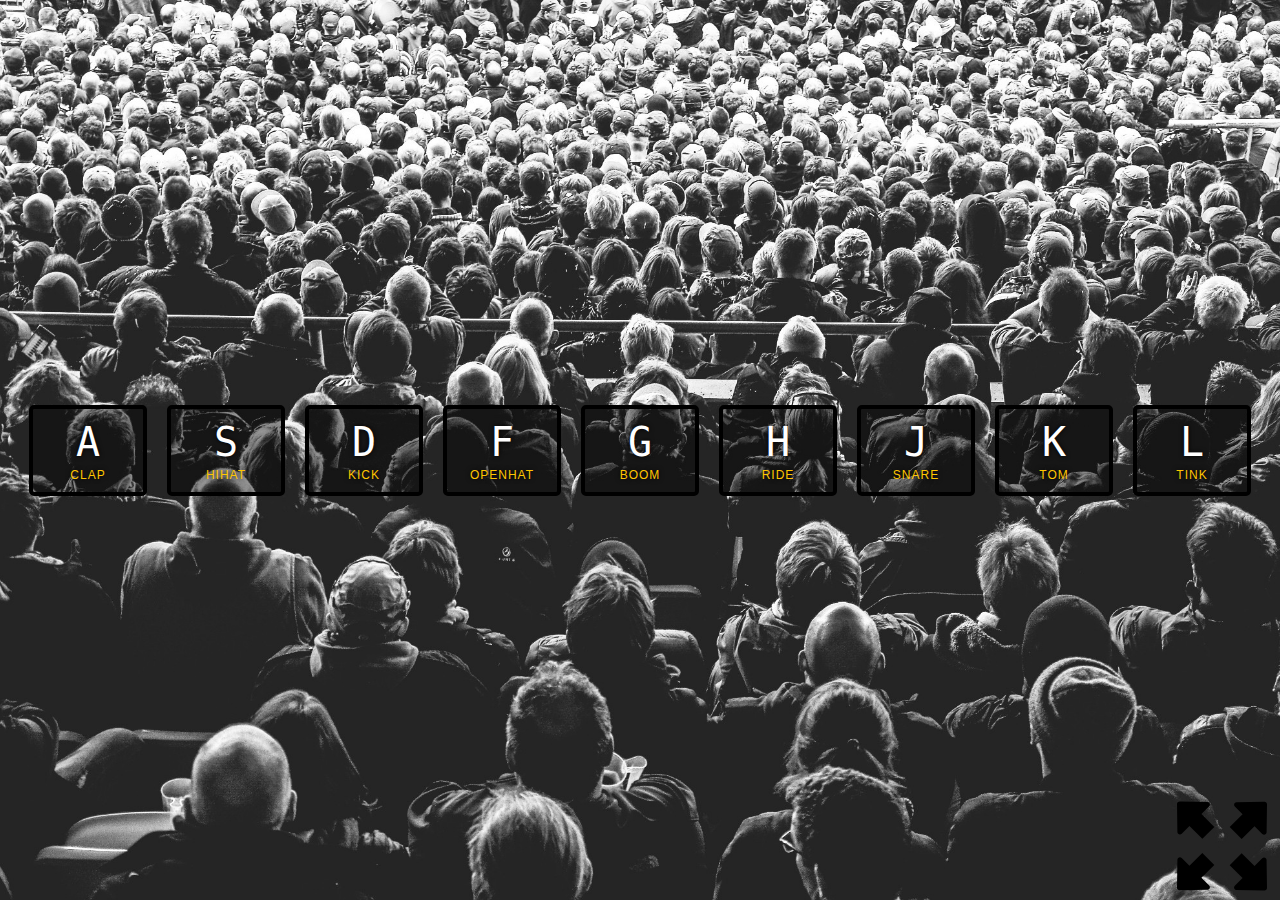
<file: drum-kit/index.html>
<!DOCTYPE html>
<html lang="en">
<head>
    <meta charset="UTF-8">
    <meta http-equiv="X-UA-Compatible" content="IE=edge">
    <meta name="viewport" content="width=device-width, initial-scale=1.0">
    <link rel="stylesheet" href="styles.css">
    <title>DrumKit</title>
</head>
<body>
    <div class="keys-wrp" id="key-wrp">
        <div class="key" data-key="65">
            <kbd>a</kbd>
            <span class="sound">clap</span>
        </div>
        <div class="key" data-key="83">
            <kbd data-key="83">s</kbd>
            <span class="sound" data-key="83">hihat</span>
        </div>
        <div class="key" data-key="68">
            <kbd data-key="68">d</kbd>
            <span class="sound" data-key="68">kick</span>
        </div>
        <div class="key" data-key="70">
            <kbd data-key="70">f</kbd>
            <span class="sound" data-key="70">openhat</span>
        </div>
        <div class="key" data-key="71">
            <kbd data-key="71">g</kbd>
            <span class="sound" data-key="71">boom</span>
        </div>
        <div class="key" data-key="72">
            <kbd data-key="72">h</kbd>
            <span class="sound" data-key="72">ride</span>
        </div>
        <div class="key" data-key="74">
            <kbd data-key="74">j</kbd>
            <span class="sound" data-key="74">snare</span>
        </div>
        <div class="key" data-key="75">
            <kbd data-key="75">k</kbd>
            <span class="sound" data-key="75">tom</span>
        </div>
        <div class="key" data-key="76">
            <kbd data-key="76">l</kbd>
            <span class="sound" data-key="76">tink</span>
        </div>
        <button class="full-screen full-screen-off" id="full-screen-btn"></button>
    </div>
    <audio data-key="65" src="assets/sounds/clap.wav"></audio>
    <audio data-key="83" src="assets/sounds/hihat.wav"></audio>
    <audio data-key="68" src="assets/sounds/kick.wav"></audio>
    <audio data-key="70" src="assets/sounds/openhat.wav"></audio>
    <audio data-key="71" src="assets/sounds/boom.wav"></audio>
    <audio data-key="72" src="assets/sounds/ride.wav"></audio>
    <audio data-key="74" src="assets/sounds/snare.wav"></audio>
    <audio data-key="75" src="assets/sounds/tom.wav"></audio>
    <audio data-key="76" src="assets/sounds/tink.wav"></audio>
    <script src="index.js"></script>
</body>
</html>
</file>
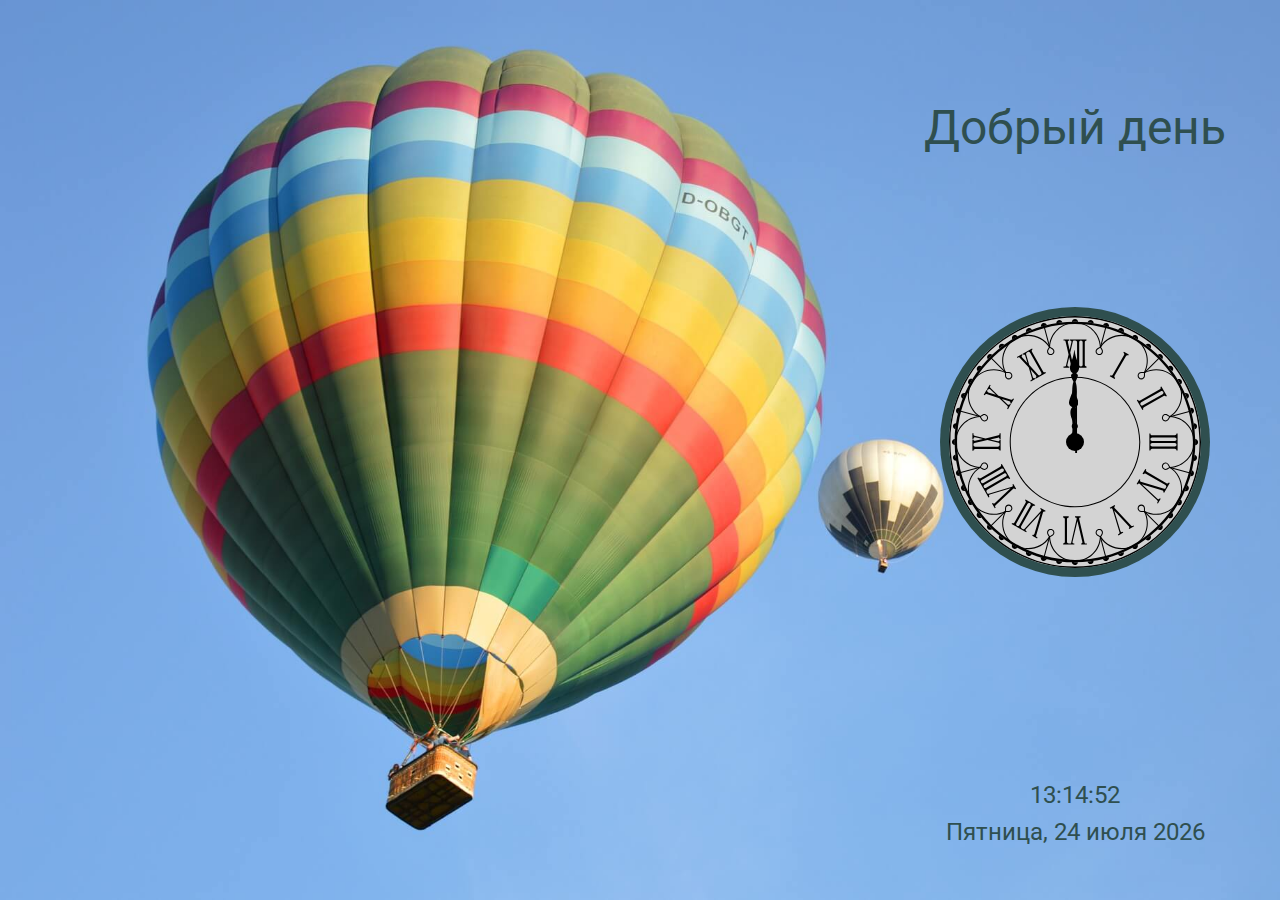
<file: JS_clock/index.html>
<!DOCTYPE html>
<html lang="en">
<head>
    <meta charset="UTF-8">
    <meta http-equiv="X-UA-Compatible" content="IE=edge">
    <meta name="viewport" content="width=device-width, initial-scale=1.0">
    <link rel="preconnect" href="https://fonts.googleapis.com">
    <link rel="preconnect" href="https://fonts.gstatic.com" crossorigin>
    <link href="https://fonts.googleapis.com/css2?family=Roboto:wght@400;700&display=swap" rel="stylesheet">
    <link rel="stylesheet" href="style.css">
    <title>JS-Clock</title>
</head>
<body>
    <div class="main-wrp day" id="main-screen">
      <div class="side-bar">
        <span class="greeting" id="greeting"></span>
        <div class="analog-clock">
            <div class="clock-face">
                <div class="hours-container">
                  <div class="hours"></div>
                </div>
                <div class="minutes-container">
                  <div class="minutes"></div>
                </div>
                <div class="seconds-container">
                  <div class="seconds"></div>
                </div>
            </div>
        </div>
        <span class="digital-clock"></span>
        <div class="date-wrp">
          <time class="date" id="time">00:00:00</time>
          <span class="date" id="date">Воскрксенье, 1 января 2021 </span>
        </div>
      </div>  
    </div>
    <!-- <script src="scripts/index.js"></script> -->
    <script src="scripts/index_2.js"></script>
</body>
</html>
</file>
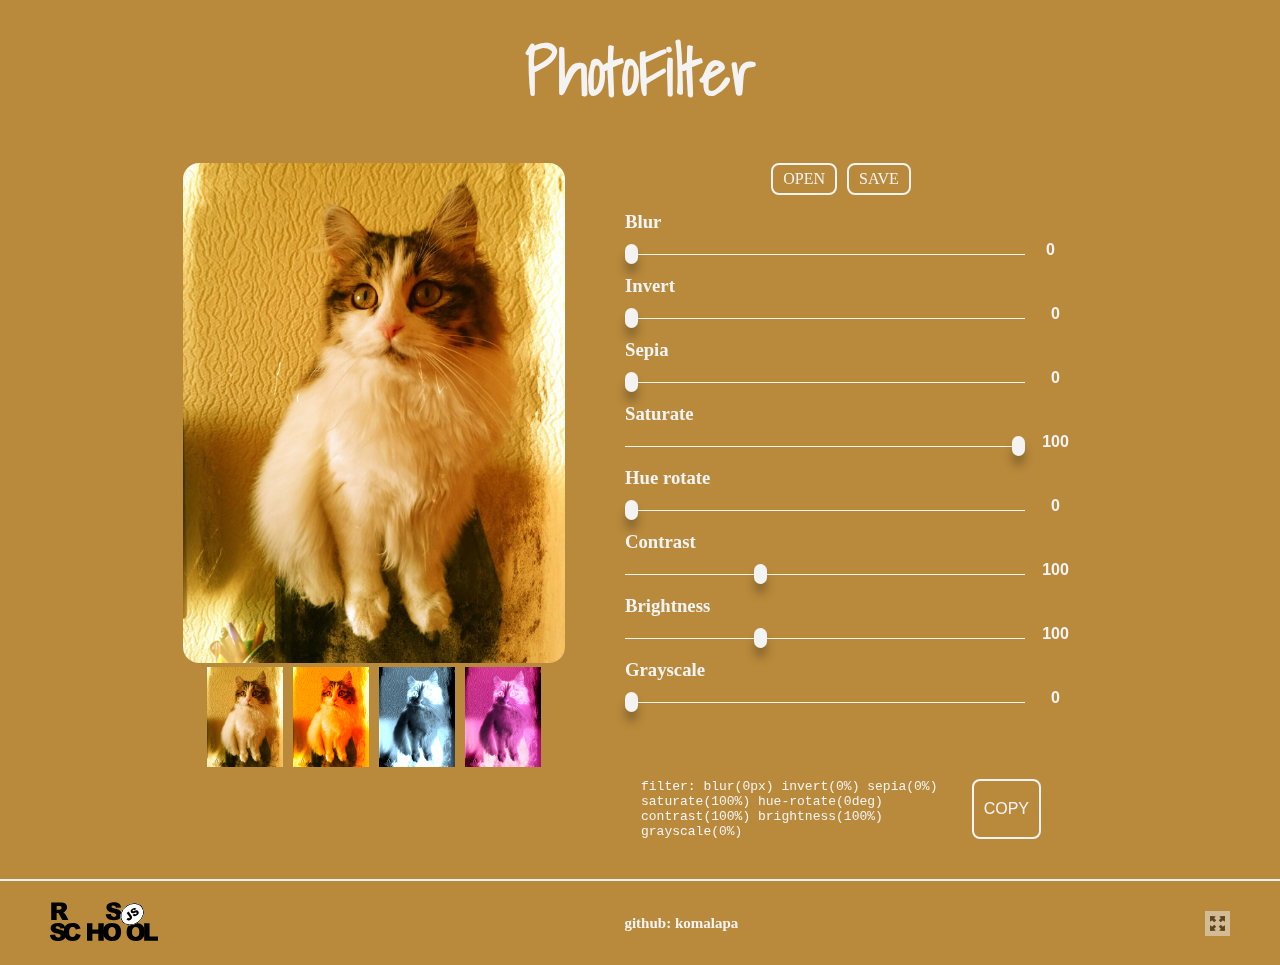
<file: photofilter/index.html>
<!DOCTYPE html>
<html lang="en">
<head>
    <meta charset="UTF-8">
    <meta http-equiv="X-UA-Compatible" content="IE=edge">
    <meta name="viewport" content="width=device-width, initial-scale=1.0">
    <link rel="stylesheet" href="style.css">
    <link rel="preconnect" href="https://fonts.googleapis.com">
    <link rel="preconnect" href="https://fonts.gstatic.com" crossorigin>
    <link href="https://fonts.googleapis.com/css2?family=Shadows+Into+Light&display=swap" rel="stylesheet">
    <title>PhotoFilter</title>
</head>
<body>
    <h1>PhotoFilter</h1>
    <div id="app">
        <div class="canvases">
            <canvas id="canvas" class="main-canvas"></canvas>
            <div id="presets" class="presets"></div>
        </div>
        <div class="controls-wrp">
            <div class="file-actions-wrp">
                <label  class="new-file-lbl action-btn">open<input type="file" name="newfile" id="new-file"  ></label> 
                <a href="" id="download" class="action-btn">Save</a>
            </div>            

            <ul class="filters">
                <li class="filters-item">
                    <h3>Blur</h3>
                    <div class="range-wrp">
                        <input type="range" name="blur" id="filter-blur" class="range-line">
                        <input type="number" name="blurNumber" id="filter-blur-number" class="range-value">
                    </div>
                    
                </li>
                <li class="filters-item">
                    <h3>Invert</h3>
                    <div class="range-wrp">
                        <input type="range" name="invert" id="filter-invert" class="range-line">
                        <input type="number" name="invertNumber" id="filter-invert-number" class="range-value">
                    </div>
                    
                </li>
                <li class="filters-item">
                    <h3>Sepia</h3>
                    <div class="range-wrp">
                        <input type="range" name="sepia" id="filter-sepia" class="range-line">
                        <input type="number" name="sepiaNumber" id="filter-sepia-number" class="range-value">
                    </div>
                </li>
                <li class="filters-item">
                    <h3>Saturate</h3>
                    <div class="range-wrp">
                        <input type="range" name="saturate" id="filter-saturate" class="range-line">
                        <input type="number" name="saturateNumber" id="filter-saturate-number" class="range-value">
                    </div>
                </li>
                <li class="filters-item">
                    <h3>Hue rotate</h3>
                    <div class="range-wrp">
                        <input type="range" name="hue" id="filter-hue" class="range-line">
                        <input type="number" name="hueNumber" id="filter-hue-number" class="range-value">
                    </div>
                </li>
                <li class="filters-item">
                    <h3>Contrast</h3>
                    <div class="range-wrp">
                        <input type="range" name="contrast" id="filter-contrast" class="range-line">
                        <input type="number" name="contrastNumber" id="filter-contrast-number" class="range-value">
                    </div>    
                </li>
                <li class="filters-item">
                    <h3>Brightness</h3>
                    <div class="range-wrp">
                        <input type="range" name="brightness" id="filter-brightness" class="range-line"> 
                        <input type="number" name="brightnessNumber" id="filter-brightness-number" class="range-value">
                    </div>    
                </li>
                <li class="filters-item">
                    <h3>Grayscale</h3>
                    <div class="range-wrp">
                        <input type="range" name="grayscale" id="filter-grayscale" class="range-line">
                        <input type="number" name="grayscaleNumber" id="filter-grayscale-number" class="range-value">
                    </div>    
                </li>
            </ul>
            <div class="css-wrp">
                <code class="css-value"></code>
                <button id="copy-btn" class="clipboard-btn action-btn">copy</button>
            </div>
            
        </div>
        
    </div>
    <footer class="footer">
        <a class="course-link" href="https://rs.school/js/" target="_blank" title="Курс «JavaScript/Front-end»"><img src="img/rs_school_js.svg" alt="RS school logo" height="40"></a> 
        <a class="github-link" href="https://github.com/komalapa" target="_blank">github: komalapa</a>
        <button class="full-screen full-screen-off" id="full-screen-btn"></button>
    </footer>
    <script src="index.js"></script>
</body>
</html>
</file>
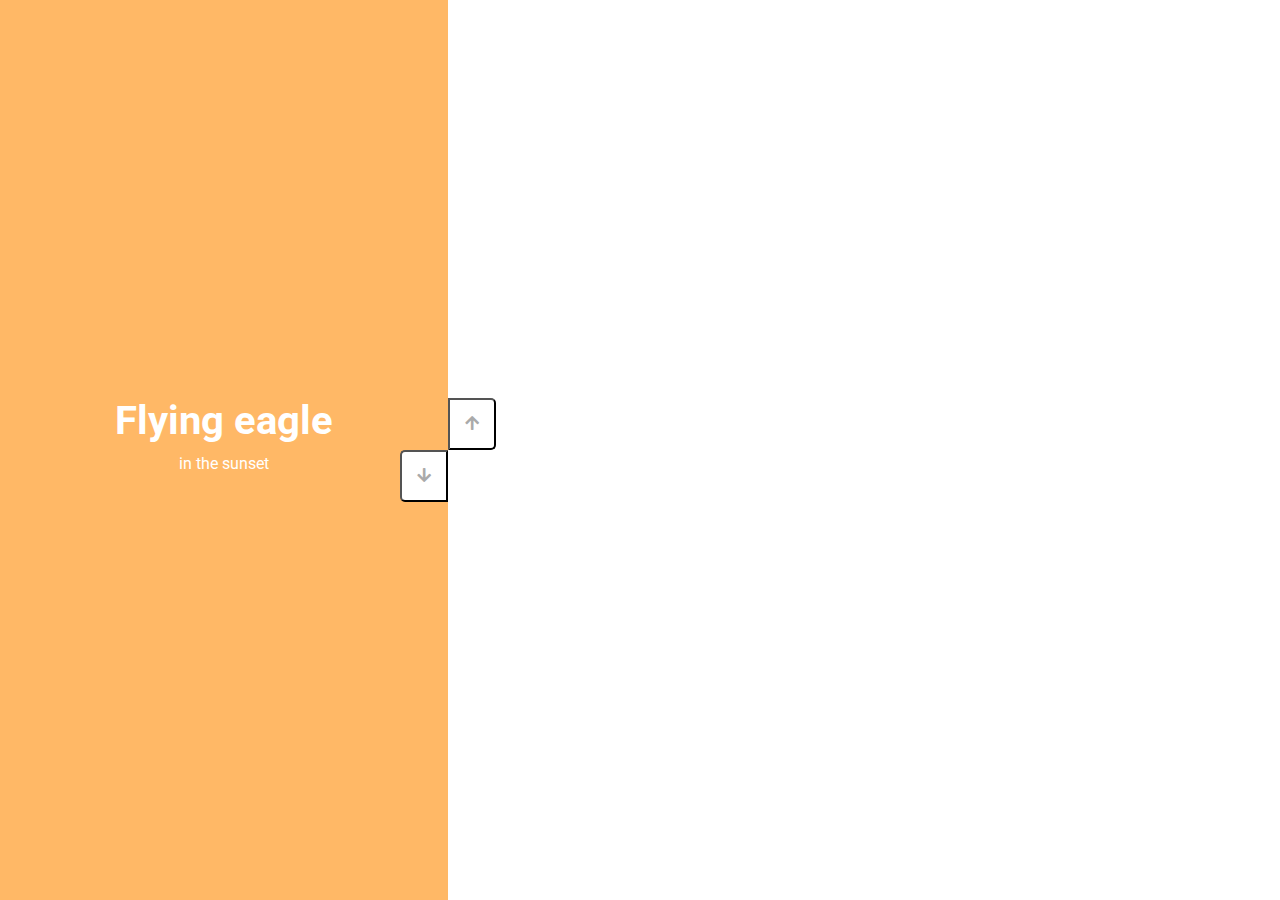
<file: vertical-slider/index.html>
<!DOCTYPE html>
<html lang="en">
  <head>
    <meta charset="UTF-8" />
    <meta name="viewport" content="width=device-width, initial-scale=1.0" />
    <link rel="stylesheet" href="https://cdnjs.cloudflare.com/ajax/libs/font-awesome/5.15.1/css/all.min.css" />
    <link rel="stylesheet" href="styles.css" />
    <link rel="preconnect" href="https://fonts.googleapis.com">
    <link rel="preconnect" href="https://fonts.gstatic.com" crossorigin>
    <link href="https://fonts.googleapis.com/css2?family=Roboto:ital,wght@0,400;0,700;1,400&display=swap" rel="stylesheet">
    <title>vertical-slider</title>
  </head>
  <body>
    <div class="slider-container">
      <div class="left-slide transition">
        <div style="background-color: #FD3555">
          <h1>Nature flower</h1>
          <p>all in pink</p>
        </div>
        <div style="background-color: #2A86BA">
          <h1>Bluuue Sky</h1>
          <p>with it's mountains</p>
        </div>
        <div style="background-color: #252E33">
          <h1>Lonely castle</h1>
          <p>in the wilderness</p>
        </div>
        <div style="background-color: #FFB866">
          <h1>Flying eagle</h1>
          <p>in the sunset</p>
        </div>
      </div>
      <div class="right-slide transition">
        <div style="background-image: url('https://images.unsplash.com/photo-1508768787810-6adc1f613514?ixlib=rb-0.3.5&ixid=eyJhcHBfaWQiOjEyMDd9&s=e27f6661df21ed17ab5355b28af8df4e&auto=format&fit=crop&w=1350&q=80')"></div>
        <div style="background-image: url('https://images.unsplash.com/photo-1519981593452-666cf05569a9?ixlib=rb-0.3.5&ixid=eyJhcHBfaWQiOjEyMDd9&s=90ed8055f06493290dad8da9584a13f7&auto=format&fit=crop&w=715&q=80')"></div>
        <div style="background-image: url('https://images.unsplash.com/photo-1486899430790-61dbf6f6d98b?ixlib=rb-0.3.5&ixid=eyJhcHBfaWQiOjEyMDd9&s=8ecdee5d1b3ed78ff16053b0227874a2&auto=format&fit=crop&w=1002&q=80')"></div>
        <div style="background-image: url('https://images.unsplash.com/photo-1510942201312-84e7962f6dbb?ixlib=rb-0.3.5&ixid=eyJhcHBfaWQiOjEyMDd9&s=da4ca7a78004349f1b63f257e50e4360&auto=format&fit=crop&w=1050&q=80')"></div>
      </div>
      <div class="action-buttons">
        <button type="button" class="down-button">
          <i class="fas fa-arrow-down"></i>
        </button>
        <button type="button" class="up-button">
          <i class="fas fa-arrow-up"></i>
        </button>
      </div>
    </div>

    <script src="index.js"></script>
  </body>
</html>
</file>
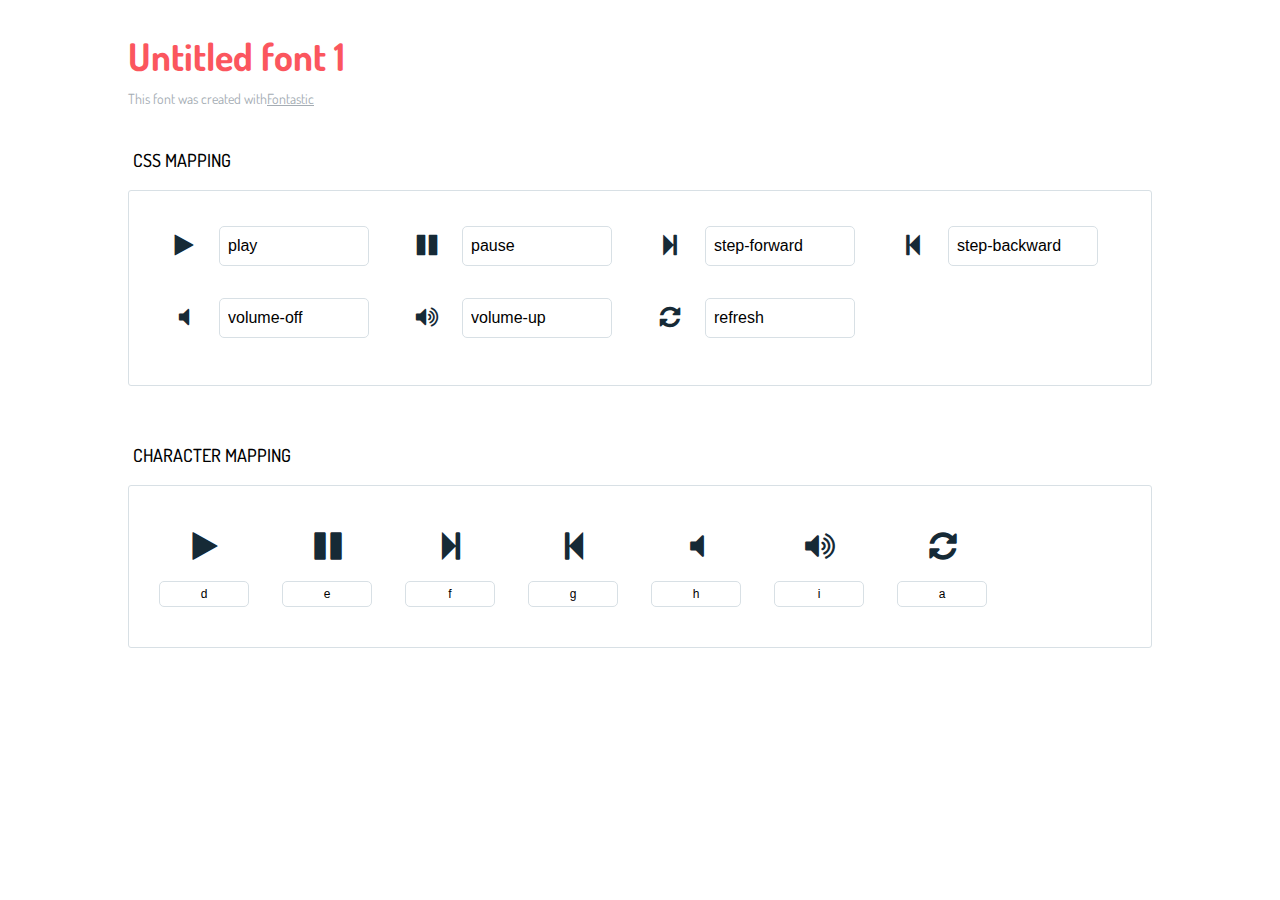
<file: momentum/assets/fonts/icon-fontastic/icons-reference.html>
<!DOCTYPE html>
<html lang="en">
  <head>
    <meta charset="utf-8">
    <meta http-equiv="X-UA-Compatible" content="IE=edge,chrome=1">
    <meta name="viewport" content="width=device-width,initial-scale=1">
    <title>Font Reference - Untitled font 1</title>
    <link href="http://fonts.googleapis.com/css?family=Dosis:400,500,700" rel="stylesheet" type="text/css">
    <link rel="stylesheet" href="styles.css">
    <style type="text/css">html,body,div,span,applet,object,iframe,h1,h2,h3,h4,h5,h6,p,blockquote,pre,a,abbr,acronym,address,big,cite,code,del,dfn,em,img,ins,kbd,q,s,samp,small,strike,strong,sub,sup,tt,var,dl,dt,dd,ol,ul,li,fieldset,form,label,legend,table,caption,tbody,tfoot,thead,tr,th,td{margin:0;padding:0;border:0;outline:0;font-weight:inherit;font-style:inherit;font-family:inherit;font-size:100%;vertical-align:baseline}body{line-height:1;color:#000;background:#fff}ol,ul{list-style:none}table{border-collapse:separate;border-spacing:0;vertical-align:middle}caption,th,td{text-align:left;font-weight:normal;vertical-align:middle}a img{border:none}*{-webkit-box-sizing:border-box;-moz-box-sizing:border-box;box-sizing:border-box}body{font-family:'Dosis','Tahoma',sans-serif}.container{margin:15px auto;width:80%}h1{margin:40px 0 20px;font-weight:700;font-size:38px;line-height:32px;color:#fb565e}h2{font-size:18px;padding:0 0 21px 5px;margin:45px 0 0 0;text-transform:uppercase;font-weight:500}.small{font-size:14px;color:#a5adb4;}.small a{color:#a5adb4;}.small a:hover{color:#fb565e}.glyphs.character-mapping{margin:0 0 20px 0;padding:20px 0 20px 30px;color:rgba(0,0,0,0.5);border:1px solid #d8e0e5;border-radius:3px;}.glyphs.character-mapping li{margin:0 30px 20px 0;display:inline-block;width:90px}.glyphs.character-mapping .icon{margin:10px 0 10px 15px;padding:15px;position:relative;width:55px;height:55px;color:#162a36 !important;overflow:hidden;border-radius:3px;font-size:32px;}.glyphs.character-mapping .icon svg{fill:#000}.glyphs.character-mapping input{margin:0;padding:5px 0;line-height:12px;font-size:12px;display:block;width:100%;border:1px solid #d8e0e5;border-radius:5px;text-align:center;outline:0;}.glyphs.character-mapping input:focus{border:1px solid #fbde4a;-webkit-box-shadow:inset 0 0 3px #fbde4a;box-shadow:inset 0 0 3px #fbde4a}.glyphs.character-mapping input:hover{-webkit-box-shadow:inset 0 0 3px #fbde4a;box-shadow:inset 0 0 3px #fbde4a}.glyphs.css-mapping{margin:0 0 60px 0;padding:30px 0 20px 30px;color:rgba(0,0,0,0.5);border:1px solid #d8e0e5;border-radius:3px;}.glyphs.css-mapping li{margin:0 30px 20px 0;padding:0;display:inline-block;overflow:hidden}.glyphs.css-mapping .icon{margin:0;margin-right:10px;padding:13px;height:50px;width:50px;color:#162a36 !important;overflow:hidden;float:left;font-size:24px}.glyphs.css-mapping input{margin:0;margin-top:5px;padding:8px;line-height:16px;font-size:16px;display:block;width:150px;height:40px;border:1px solid #d8e0e5;border-radius:5px;background:#fff;outline:0;float:right;}.glyphs.css-mapping input:focus{border:1px solid #fbde4a;-webkit-box-shadow:inset 0 0 3px #fbde4a;box-shadow:inset 0 0 3px #fbde4a}.glyphs.css-mapping input:hover{-webkit-box-shadow:inset 0 0 3px #fbde4a;box-shadow:inset 0 0 3px #fbde4a}</style>
  </head>
  <body>
    <div class="container">
      <h1>Untitled font 1</h1>
      <p class="small">This font was created with<a href="http://fontastic.me/">Fontastic</a></p>
      <h2>CSS mapping</h2>
      <ul class="glyphs css-mapping">
        <li>
          <div class="icon icon-play"></div>
          <input type="text" readonly="readonly" value="play">
        </li>
        <li>
          <div class="icon icon-pause"></div>
          <input type="text" readonly="readonly" value="pause">
        </li>
        <li>
          <div class="icon icon-step-forward"></div>
          <input type="text" readonly="readonly" value="step-forward">
        </li>
        <li>
          <div class="icon icon-step-backward"></div>
          <input type="text" readonly="readonly" value="step-backward">
        </li>
        <li>
          <div class="icon icon-volume-off"></div>
          <input type="text" readonly="readonly" value="volume-off">
        </li>
        <li>
          <div class="icon icon-volume-up"></div>
          <input type="text" readonly="readonly" value="volume-up">
        </li>
        <li>
          <div class="icon icon-refresh"></div>
          <input type="text" readonly="readonly" value="refresh">
        </li>
      </ul>
      <h2>Character mapping</h2>
      <ul class="glyphs character-mapping">
        <li>
          <div data-icon="d" class="icon"></div>
          <input type="text" readonly="readonly" value="d">
        </li>
        <li>
          <div data-icon="e" class="icon"></div>
          <input type="text" readonly="readonly" value="e">
        </li>
        <li>
          <div data-icon="f" class="icon"></div>
          <input type="text" readonly="readonly" value="f">
        </li>
        <li>
          <div data-icon="g" class="icon"></div>
          <input type="text" readonly="readonly" value="g">
        </li>
        <li>
          <div data-icon="h" class="icon"></div>
          <input type="text" readonly="readonly" value="h">
        </li>
        <li>
          <div data-icon="i" class="icon"></div>
          <input type="text" readonly="readonly" value="i">
        </li>
        <li>
          <div data-icon="a" class="icon"></div>
          <input type="text" readonly="readonly" value="a">
        </li>
      </ul>
    </div>
    <script>(function() {
  var glyphs, i, len, ref;

  ref = document.getElementsByClassName('glyphs');
  for (i = 0, len = ref.length; i < len; i++) {
    glyphs = ref[i];
    glyphs.addEventListener('click', function(event) {
      if (event.target.tagName === 'INPUT') {
        return event.target.select();
      }
    });
  }

}).call(this);

    </script>
  </body>
</html>
</file>
<file: drum-kit/styles.css>
html {
  font-size: 10px;
  background: url('./assets/background.jpg') bottom center;
  background-size: cover;
}

body,html {
  margin: 0;
  padding: 0;
  font-family: sans-serif;
}

.keys-wrp {
  display: flex;
  flex: 1;
  min-height: 100vh;
  align-items: center;
  justify-content: center;
  position: relative;
}

.key {
  border: .4rem solid black;
  border-radius: .5rem;
  margin: 1rem;
  font-size: 1.5rem;
  padding: 1rem .5rem;
  transition: all .07s ease;
  width: 10rem;
  text-align: center;
  color: white;
  background: rgba(0,0,0,0.4);
  text-shadow: 0 0 .5rem black;
}

.playing {
  transform: scale(1.1);
  border-color: #ffc600;
  box-shadow: 0 0 1rem #ffc600;
}

kbd {
  display: block;
  font-size: 4rem;
  text-transform: uppercase;
  pointer-events: none;
  user-select: none;
}

.sound {
  font-size: 1.2rem;
  text-transform: uppercase;
  letter-spacing: .1rem;
  color: #ffc600;
  pointer-events: none;
  user-select: none;
}

.key:hover kbd{
  color: #ffc600;
}

.key:hover .sound{
  color:#ffffff;
}
.full-screen{
  position: fixed;
  bottom: 1vh;
  right:1vw;
  width: 10vh;
  height: 10vh;
  background: none;
  border:none;
  background-size: cover;
}
.full-screen:hover{
  filter:  invert(88%) sepia(31%) saturate(4960%) hue-rotate(358deg) brightness(101%) contrast(102%);
}
.full-screen-off{
  background-image: url("assets/svg/full-screen-svgrepo-com.svg");
}
.full-screen-on{
  background-image: url("assets/svg/exit-full-screen-svgrepo-com.svg");
}
</file>
<file: JS_clock/style.css>
:root {
  --font-family: Roboto, sans-serif;
  --day-color:darkslategrey;
  --night-color:lightgray;
}

@-webkit-keyframes rotate {
  100% {
    -webkit-transform: rotateZ(360deg);
            transform: rotateZ(360deg);
  }
}

@keyframes rotate {
  100% {
    -webkit-transform: rotateZ(360deg);
            transform: rotateZ(360deg);
  }
}

@-webkit-keyframes flickering {
  0% {
    opacity: 0.8;
  }
  50% {
    opacity: 0.5;
  }
  80% {
    opacity: 0.5;
  }
  100% {
    opacity: 0.8;
  }
}

@keyframes flickering {
  0% {
    opacity: 0.8;
  }
  50% {
    opacity: 0.5;
  }
  80% {
    opacity: 0.5;
  }
  100% {
    opacity: 0.8;
  }
}

body, html {
  margin: 0;
  padding: 0;
}

.main-wrp {
  width: 100vw;
  height: 100vh;
  padding: 5vh;
  -webkit-box-sizing: border-box;
          box-sizing: border-box;
}

.day {
  background: url("assets/img/hot-air-balloon-5390487_1920.jpg");
  background-size: cover;
  background-repeat: no-repeat;
  color: var(--day-color);
}

.night {
  background: url("assets/img/hot-air-balloon-736879.jpg");
  background-size: cover;
  background-repeat: no-repeat;
  color: var(--night-color);
}

.analog-clock {
  width: 28vh;
  height: 28vh;
  padding: 1vh;
  background-color: var(--day-color);
  border-radius: 50%;
}

.clock-face {
  position: relative;
  height: 28vh;
  width: 28vh;
  border-radius: 50%;
  background: url("assets/svg/clocks.svg");
  background-repeat: no-repeat;
  background-size: contain;
  background-color: var(--night-color);
}

.clock-face:after {
  content: "";
  position: absolute;
  left: 50%;
  top: 50%;
  width: 2vh;
  height: 2vh;
  background: #000;
  border-radius: 50%;
  -webkit-transform: translate(-50%, -50%);
          transform: translate(-50%, -50%);
  z-index: 10;
}

.minutes-container,
.hours-container,
.seconds-container {
  position: absolute;
  top: 0;
  right: 0;
  bottom: 0;
  left: 0;
}

.hours {
  position: absolute;
  top: 28%;
  left: 47.5%;
  height: 6vh;
  width: 1vh;
  background: url("assets/svg/hours0.svg") no-repeat;
  background-size: cover;
  -webkit-transform-origin: 50% 100%;
          transform-origin: 50% 100%;
}

.minutes {
  position: absolute;
  top: 13.5%;
  left: 48%;
  height: 10vh;
  width: 1vh;
  background: url("assets/svg/minutes0.svg") no-repeat;
  background-size: cover;
  -webkit-transform-origin: 50% 100%;
          transform-origin: 50% 100%;
}

.seconds {
  position: absolute;
  top: 33%;
  left: 48.5%;
  height: 6vh;
  width: 1vh;
  background: url("assets/svg/seconds0.svg") no-repeat;
  background-size: cover;
  -webkit-transform-origin: 50% 80%;
          transform-origin: 50% 80%;
}

.hours-container {
  -webkit-animation: rotate 43200s infinite linear;
          animation: rotate 43200s infinite linear;
}

.minutes-container {
  -webkit-transition: -webkit-transform 0.3s cubic-bezier(0.4, 2.08, 0.55, 0.44);
  transition: -webkit-transform 0.3s cubic-bezier(0.4, 2.08, 0.55, 0.44);
  transition: transform 0.3s cubic-bezier(0.4, 2.08, 0.55, 0.44);
  transition: transform 0.3s cubic-bezier(0.4, 2.08, 0.55, 0.44), -webkit-transform 0.3s cubic-bezier(0.4, 2.08, 0.55, 0.44);
}

.seconds-container {
  -webkit-transition: -webkit-transform 0.2s cubic-bezier(0.4, 2.08, 0.55, 0.44);
  transition: -webkit-transform 0.2s cubic-bezier(0.4, 2.08, 0.55, 0.44);
  transition: transform 0.2s cubic-bezier(0.4, 2.08, 0.55, 0.44);
  transition: transform 0.2s cubic-bezier(0.4, 2.08, 0.55, 0.44), -webkit-transform 0.2s cubic-bezier(0.4, 2.08, 0.55, 0.44);
}

.greeting {
  display: block;
  width: -webkit-fit-content;
  width: -moz-fit-content;
  width: fit-content;
  padding: 1vh;
  margin: 5vh 0;
  font-family: var(--font-family);
  font-size: 3em;
  text-align: center;
  border-radius: 2vh;
}

.date {
  display: block;
  margin: 1vh 0;
  text-align: center;
  font-family: var(--font-family);
  font-size: 1.5em;
}

.side-bar {
  height: 100%;
  width: -webkit-fit-content;
  width: -moz-fit-content;
  width: fit-content;
  display: -webkit-box;
  display: -ms-flexbox;
  display: flex;
  -webkit-box-orient: vertical;
  -webkit-box-direction: normal;
      -ms-flex-direction: column;
          flex-direction: column;
  -webkit-box-align: center;
      -ms-flex-align: center;
          align-items: center;
  -webkit-box-pack: justify;
      -ms-flex-pack: justify;
          justify-content: space-between;
  margin: 0 0 0 auto;
}

.notransition {
  -webkit-transition: none !important;
  transition: none !important;
}
/*# sourceMappingURL=style.css.map */
</file>
<file: photofilter/style.css>
:root {
  --background-color: #999999;
  --text-color:#fff;
  --hover-color:#eee;
}

body {
  margin: 0;
  padding: 0;
  min-height: 100vh;
  display: -webkit-box;
  display: -ms-flexbox;
  display: flex;
  -webkit-box-orient: vertical;
  -webkit-box-direction: normal;
      -ms-flex-direction: column;
          flex-direction: column;
  -webkit-box-pack: justify;
      -ms-flex-pack: justify;
          justify-content: space-between;
  background-color: var(--background-color);
  -webkit-transition: background-color 0.3s;
  transition: background-color 0.3s;
}

h1 {
  margin: 0;
  padding: 20px 0;
  color: var(--text-color);
  font-family: 'Shadows Into Light', cursive;
  text-align: center;
  font-size: 4em;
}

h3 {
  margin: 0;
  color: var(--text-color);
}

#app {
  margin: 0 auto;
  width: 100%;
  display: -webkit-box;
  display: -ms-flexbox;
  display: flex;
  -ms-flex-wrap: wrap;
      flex-wrap: wrap;
  -webkit-box-pack: center;
      -ms-flex-pack: center;
          justify-content: center;
  -webkit-box-align: start;
      -ms-flex-align: start;
          align-items: flex-start;
  gap: 20px;
  padding: 20px;
  -webkit-box-sizing: border-box;
          box-sizing: border-box;
}

.presets {
  display: -webkit-box;
  display: -ms-flexbox;
  display: flex;
  gap: 10px;
  -webkit-box-pack: center;
      -ms-flex-pack: center;
          justify-content: center;
}

.presets-item:hover {
  -webkit-transform: scale(1.01);
          transform: scale(1.01);
}

.presets-item:active {
  -webkit-transform: scale(1.01) translateY(3px);
          transform: scale(1.01) translateY(3px);
}

.css-value {
  width: -webkit-fit-content;
  width: -moz-fit-content;
  width: fit-content;
  color: var(--text-color);
}

.filters {
  list-style: none;
}

.filters-item {
  padding: 0;
}

.main-canvas {
  border-radius: 1em;
}

.range-wrp {
  position: relative;
}

.range-line {
  margin: 10px 0 20px;
  width: 400px;
  -webkit-appearance: none;
}

.range-line:focus {
  outline: none;
}

.range-line::-webkit-slider-runnable-track {
  width: 100%;
  height: 1px;
  -webkit-box-shadow: none;
          box-shadow: none;
  background: var(--text-color);
  border-radius: 0px;
  border: 0px solid #010101;
  cursor: pointer;
}

.range-line::-moz-range-track {
  width: 100%;
  height: 1px;
  box-shadow: none;
  background: var(--text-color);
  border-radius: 0px;
  border: 0px solid #010101;
  cursor: pointer;
}

.range-line::-webkit-slider-thumb {
  border: 0px solid #ffffff;
  margin-top: -10px;
  height: 1.5em;
  width: 1em;
  border-radius: 1em;
  background: var(--text-color);
  -webkit-box-shadow: none;
          box-shadow: none;
  -webkit-box-shadow: 0px 10px 10px rgba(0, 0, 0, 0.25);
          box-shadow: 0px 10px 10px rgba(0, 0, 0, 0.25);
  cursor: pointer;
  -webkit-appearance: none;
}

.range-line::-moz-range-thumb {
  height: 1.5em;
  width: 1em;
  margin-top: -10px;
  box-shadow: none;
  box-shadow: 0px 10px 10px rgba(0, 0, 0, 0.25);
  border: 0px solid #ffffff;
  border-radius: 2em;
  background: var(--text-color);
  cursor: pointer;
  -webkit-appearance: none;
}

.range-line::-moz-focus-outer {
  border: 0;
}

.range-value {
  line-height: 2em;
  text-align: center;
  font-weight: bold;
  font-size: 1em;
  background: transparent;
  color: var(--text-color);
  border: none;
  outline: var(--text-color);
}

.action-btn {
  position: relative;
  text-transform: uppercase;
  padding: 5px 10px;
  font-size: 1em;
  text-decoration: none;
  background: transparent;
  border: 2px solid var(--text-color);
  border-radius: 8px;
  color: var(--text-color);
  outline-color: var(--text-color);
  -webkit-transition: color 0.2s, border-color 0.2s;
  transition: color 0.2s, border-color 0.2s;
}

.action-btn:hover {
  color: var(--hover-color);
  border-color: var(--hover-color);
}

#new-file {
  position: absolute;
  left: 0;
  width: 100px;
  opacity: 0;
}

.file-actions-wrp {
  display: -webkit-box;
  display: -ms-flexbox;
  display: flex;
  -webkit-box-pack: center;
      -ms-flex-pack: center;
          justify-content: center;
  gap: 10px;
}

.controls-wrp {
  max-width: 600px;
  display: -webkit-box;
  display: -ms-flexbox;
  display: flex;
  -webkit-box-pack: start;
      -ms-flex-pack: start;
          justify-content: flex-start;
  -webkit-box-orient: vertical;
  -webkit-box-direction: normal;
      -ms-flex-direction: column;
          flex-direction: column;
}

.css-wrp {
  display: -webkit-box;
  display: -ms-flexbox;
  display: flex;
  width: 400px;
  -ms-flex-item-align: center;
      align-self: center;
  margin-top: 40px;
}

.footer {
  padding: 20px 50px;
  margin-top: 20px;
  display: -webkit-box;
  display: -ms-flexbox;
  display: flex;
  -webkit-box-pack: justify;
      -ms-flex-pack: justify;
          justify-content: space-between;
  -webkit-box-align: center;
      -ms-flex-align: center;
          align-items: center;
  border-top: 2px solid var(--text-color);
}

.github-link {
  text-decoration: none;
  font-size: 15px;
  font-weight: bold;
  color: var(--text-color);
  -webkit-transition: color 0.2s;
  transition: color 0.2s;
  outline: var(--text-color);
}

.course-link:hover img, .course-link:active img {
  -webkit-transform: scale(1.2);
          transform: scale(1.2);
}

.course-link:active {
  -webkit-transform: translate(2px, 1px);
          transform: translate(2px, 1px);
}

.github-link:active, .github-link:hover {
  color: var(--hover-color);
}

.full-screen {
  width: 25px;
  height: 25px;
  background-color: #eee;
  border: 5px solid #eee;
  opacity: 0.5;
  background-size: cover;
  outline: var(--text-color);
}

.full-screen:hover {
  opacity: 0.8;
}

.full-screen-off {
  background-image: url("img/full-screen-svgrepo-com.svg");
}

.full-screen-on {
  background-image: url("img/exit-full-screen-svgrepo-com.svg");
}
/*# sourceMappingURL=style.css.map */
</file>
<file: vertical-slider/styles.css>
* {
  -webkit-box-sizing: border-box;
          box-sizing: border-box;
  margin: 0;
  padding: 0;
}

body {
  font-family: 'Roboto', sans-serif;
  height: 100vh;
}

.slider-container {
  position: relative;
  overflow: hidden;
  width: 100vw;
  height: 100vh;
}

.left-slide {
  width: 35%;
  height: 100vh;
  position: absolute;
  top: 0;
  left: 0;
  -webkit-user-select: none;
     -moz-user-select: none;
      -ms-user-select: none;
          user-select: none;
}

.left-slide > div {
  height: 100%;
  width: 100%;
  display: -webkit-box;
  display: -ms-flexbox;
  display: flex;
  -webkit-box-orient: vertical;
  -webkit-box-direction: normal;
      -ms-flex-direction: column;
          flex-direction: column;
  -webkit-box-align: center;
      -ms-flex-align: center;
          align-items: center;
  -webkit-box-pack: center;
      -ms-flex-pack: center;
          justify-content: center;
  color: white;
}

.left-slide h1 {
  font-size: 40px;
  margin-bottom: 10px;
  margin-top: -30px;
}

.right-slide {
  width: 65%;
  height: 100vh;
  position: absolute;
  top: 0;
  left: 35%;
}

.right-slide > div {
  width: 100%;
  height: 100%;
  background-repeat: no-repeat;
  background-size: cover;
  background-position: center center;
}

.slider-container .action-buttons button {
  position: absolute;
  left: 35%;
  top: 50%;
  z-index: 10;
  padding: 15px;
  font-size: 16px;
  background-color: white;
  color: #aaaaaa;
  cursor: pointer;
}

.slider-container .action-buttons button:hover, .slider-container .action-buttons .active-btn {
  color: #222222;
}

.slider-container .action-buttons button:focus {
  outline: transparent;
}

.slider-container .action-buttons .down-button {
  -webkit-transform: translateX(-100%);
          transform: translateX(-100%);
  border-radius: 5px 0 0 5px;
}

.slider-container .action-buttons .up-button {
  -webkit-transform: translateY(-100%);
          transform: translateY(-100%);
  border-radius: 0 5px 5px 0;
}

.transition {
  -webkit-transition: -webkit-transform .5s ease-in-out;
  transition: -webkit-transform .5s ease-in-out;
  transition: transform .5s ease-in-out;
  transition: transform .5s ease-in-out, -webkit-transform .5s ease-in-out;
}
/*# sourceMappingURL=styles.css.map */
</file>
<file: momentum/assets/fonts/icon-fontastic/styles.css>
@charset "UTF-8";

@font-face {
  font-family: "untitled-font-1";
  src:url("fonts/untitled-font-1.eot");
  src:url("fonts/untitled-font-1.eot?#iefix") format("embedded-opentype"),
    url("fonts/untitled-font-1.woff") format("woff"),
    url("fonts/untitled-font-1.ttf") format("truetype"),
    url("fonts/untitled-font-1.svg#untitled-font-1") format("svg");
  font-weight: normal;
  font-style: normal;

}

[data-icon]:before {
  font-family: "untitled-font-1" !important;
  content: attr(data-icon);
  font-style: normal !important;
  font-weight: normal !important;
  font-variant: normal !important;
  text-transform: none !important;
  speak: none;
  line-height: 1;
  -webkit-font-smoothing: antialiased;
  -moz-osx-font-smoothing: grayscale;
}

[class^="icon-"]:before,
[class*=" icon-"]:before {
  font-family: "untitled-font-1" !important;
  font-style: normal !important;
  font-weight: normal !important;
  font-variant: normal !important;
  text-transform: none !important;
  speak: none;
  line-height: 1;
  -webkit-font-smoothing: antialiased;
  -moz-osx-font-smoothing: grayscale;
}

.icon-play:before {
  content: "\64";
}
.icon-pause:before {
  content: "\65";
}
.icon-step-forward:before {
  content: "\66";
}
.icon-step-backward:before {
  content: "\67";
}
.icon-volume-off:before {
  content: "\68";
}
.icon-volume-up:before {
  content: "\69";
}
.icon-refresh:before {
  content: "\61";
}
</file>
